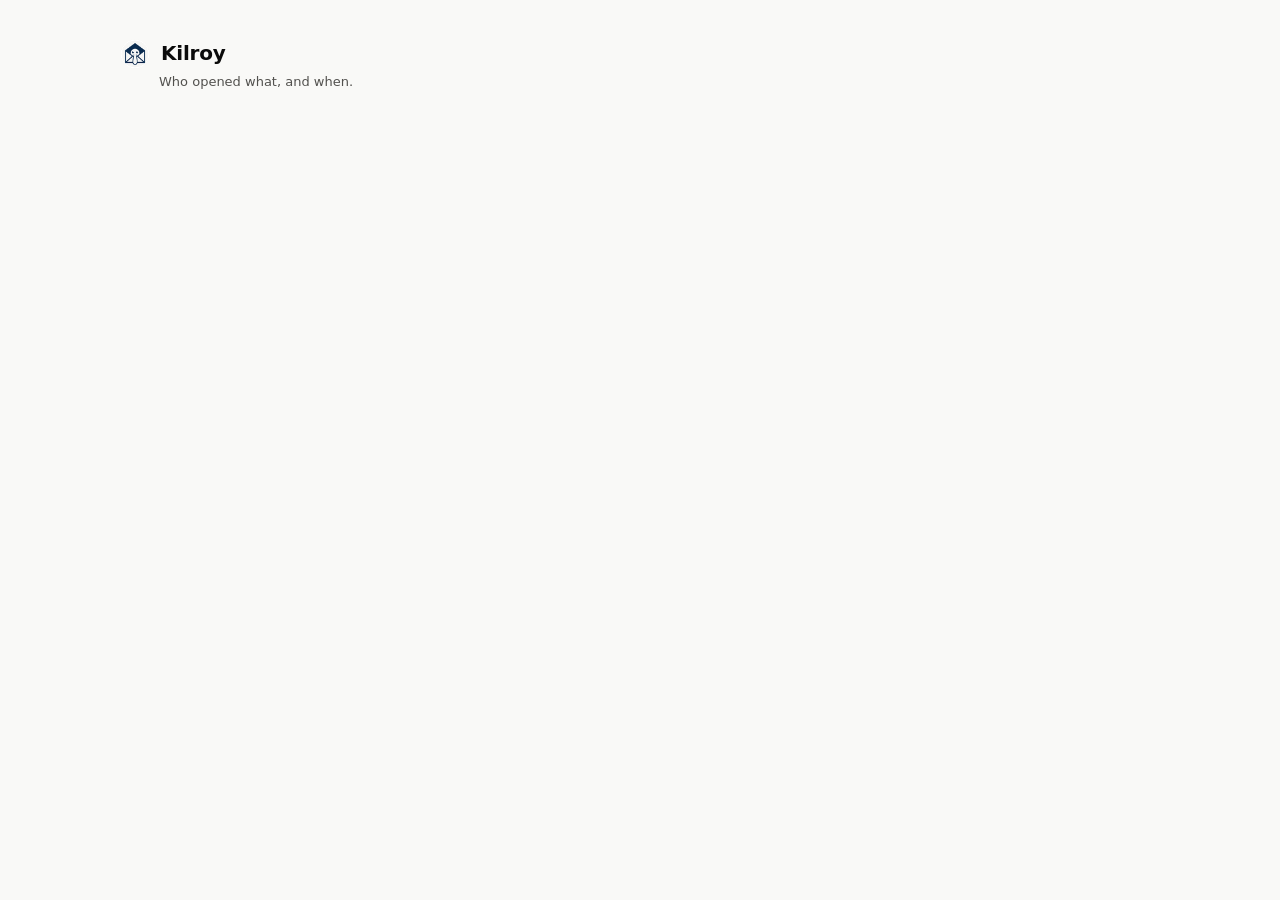
<file: extension/dashboard.html>
<!doctype html>
<html lang="en">
<head>
<meta charset="utf-8">
<meta name="viewport" content="width=device-width, initial-scale=1">
<title>Kilroy</title>
<style>
  /* Same palette roles as the popup, so the two read as one product. */
  :root {
    color-scheme: light;
    --page: #f9f9f7; --surface: #fcfcfb; --text: #0b0b0b; --text-2: #52514e;
    --muted: #898781; --grid: #e1e0d9; --axis: #c3c2b7; --series: #2a78d6;
    --border: rgba(11,11,11,0.10); --good: #0ca30c; --warning: #fab219;
    --critical: #d03b3b; --wash: rgba(42,120,214,0.08);
  }
  @media (prefers-color-scheme: dark) {
    :root {
      color-scheme: dark;
      --page: #0d0d0d; --surface: #1a1a19; --text: #ffffff; --text-2: #c3c2b7;
      --muted: #898781; --grid: #2c2c2a; --axis: #383835; --series: #3987e5;
      --border: rgba(255,255,255,0.10); --good: #0ca30c; --warning: #fab219;
      --critical: #d03b3b; --wash: rgba(57,135,229,0.12);
    }
  }

  * { box-sizing: border-box; }
  body {
    margin: 0; background: var(--page); color: var(--text);
    font: 14px/1.55 system-ui, -apple-system, "Segoe UI", sans-serif;
  }
  .wrap { max-width: 1080px; margin: 0 auto; padding: 38px 20px 80px; }

  .brand { display: flex; align-items: center; gap: 11px; margin-bottom: 3px; }
  .mark { width: 30px; height: 30px; display: block; }
  h1 { font-size: 20px; margin: 0; font-weight: 600; letter-spacing: -.01em; }
  .sub { color: var(--text-2); margin: 0 0 24px 39px; font-size: 13px; }

  .card { background: var(--surface); border: 1px solid var(--border);
          border-radius: 12px; padding: 20px; }
  button {
    padding: 8px 15px; border: 0; border-radius: 6px; background: var(--series);
    color: #fff; font: inherit; font-size: 13px; font-weight: 500; cursor: pointer;
  }
  button.ghost { background: transparent; color: var(--series); border: 1px solid var(--border); }

  .filters { display: flex; gap: 8px; align-items: center; margin-bottom: 18px; flex-wrap: wrap; }
  .seg { display: flex; border: 1px solid var(--border); border-radius: 7px; overflow: hidden; }
  .seg button {
    background: var(--surface); color: var(--text-2); border-radius: 0;
    border-right: 1px solid var(--border); font-weight: 400;
  }
  .seg button:last-child { border-right: 0; }
  .seg button[aria-pressed="true"] { background: var(--wash); color: var(--series); font-weight: 500; }
  .spacer { flex: 1; }
  .who { color: var(--muted); font-size: 12.5px; }

  .tiles { display: grid; grid-template-columns: repeat(auto-fit, minmax(150px, 1fr));
           gap: 12px; margin-bottom: 18px; }
  .tile { background: var(--surface); border: 1px solid var(--border);
          border-radius: 12px; padding: 15px 17px; }
  .tile .k { color: var(--text-2); font-size: 12px; }
  /* Proportional figures — tabular-nums makes a standalone 121 look loose. */
  .tile .v { font-size: 27px; font-weight: 600; letter-spacing: -.02em; margin-top: 2px; }

  .charts { display: grid; grid-template-columns: 1fr 1fr; gap: 14px; margin-bottom: 18px; }
  @media (max-width: 820px) { .charts { grid-template-columns: 1fr; } }
  .card h2 { font-size: 14px; margin: 0 0 1px; font-weight: 600; }
  .card .cap { color: var(--muted); font-size: 12px; margin: 0 0 14px; }
  svg { display: block; width: 100%; height: auto; overflow: visible; }
  .tick { fill: var(--muted); font-size: 10px; }
  .tick.num { font-variant-numeric: tabular-nums; }
  .barlabel { fill: var(--text-2); font-size: 10.5px; font-variant-numeric: tabular-nums; }
  .rowlabel { fill: var(--text-2); font-size: 11px; }
  .empty { color: var(--muted); font-size: 13px; padding: 26px 0; text-align: center; }

  #tip {
    position: fixed; pointer-events: none; opacity: 0; transition: opacity 90ms;
    background: var(--surface); border: 1px solid var(--border); border-radius: 7px;
    padding: 7px 10px; font-size: 12px; line-height: 1.45; z-index: 20;
    box-shadow: 0 3px 14px rgba(0,0,0,.14); max-width: 260px;
  }
  #tip b { font-weight: 600; }
  #tip .n { font-variant-numeric: tabular-nums; }

  .scroll { overflow-x: auto; border: 1px solid var(--border);
            border-radius: 12px; background: var(--surface); }
  table { width: 100%; border-collapse: collapse; min-width: 720px; }
  th, td { text-align: left; padding: 11px 15px; border-bottom: 1px solid var(--border); }
  th { font-size: 11px; text-transform: uppercase; letter-spacing: .05em;
       color: var(--muted); font-weight: 600; white-space: nowrap; }
  tbody tr.msg { cursor: pointer; }
  tbody tr.msg:hover { background: var(--wash); }
  tbody tr:last-child td { border-bottom: 0; }
  .subj { font-weight: 500; max-width: 300px; }
  .to { color: var(--text-2); font-size: 12.5px; max-width: 260px;
        overflow: hidden; text-overflow: ellipsis; white-space: nowrap; }
  .num { font-variant-numeric: tabular-nums; white-space: nowrap; }
  .when { white-space: nowrap; color: var(--text-2); font-size: 12.5px; }
  .dim { color: var(--muted); }

  .pill {
    display: inline-flex; align-items: center; gap: 5px; padding: 1px 8px;
    border-radius: 9px; font-size: 11px; font-weight: 500;
    background: var(--page); color: var(--text-2);
  }
  .pill::before { content: ""; width: 6px; height: 6px; border-radius: 50%; background: currentColor; }
  .pill.open { color: var(--good); }
  .pill.prefetch { color: var(--warning); }
  .pill.self, .pill.dup { color: var(--muted); }

  .detail { background: var(--page); }
  .detail td { padding: 0; }
  .detail .inner { padding: 14px 18px; }
  .detail h3 { font-size: 12px; text-transform: uppercase; letter-spacing: .05em;
               color: var(--muted); margin: 0 0 9px; font-weight: 600; }
  .detail-head { display: flex; align-items: baseline; gap: 12px; margin-bottom: 4px; }
  .detail-head h3 { margin: 0; }
  .linkish {
    background: none; border: 0; padding: 0; margin: 0; color: var(--series);
    font: inherit; font-size: 12px; cursor: pointer; text-align: left;
  }
  .linkish:hover { text-decoration: underline; }
  .linkish:disabled { color: var(--muted); cursor: default; text-decoration: none; }

  details.ev { padding: 0; border-bottom: 1px solid var(--border); }
  details.ev:last-child { border-bottom: 0; }
  .ev-head {
    display: flex; align-items: center; gap: 10px; flex-wrap: wrap;
    padding: 9px 0; cursor: pointer; list-style: none;
  }
  .ev-head::-webkit-details-marker { display: none; }
  /* Own chevron, so the row reads as one clickable line rather than a widget. */
  .ev-head::after {
    content: "›"; margin-left: auto; color: var(--muted); font-size: 15px;
    transform: rotate(90deg); transition: transform 110ms ease;
  }
  details.ev[open] > .ev-head::after { transform: rotate(270deg); }
  .ev-head:hover { color: var(--text); }
  .ev-head .src { color: var(--muted); font-size: 12px; }
  details.ev[open] > .ev-meta { padding-bottom: 12px; }
  .ev-head .t { font-variant-numeric: tabular-nums; font-size: 12.5px;
                font-weight: 500; min-width: 132px; }
  .ev-head .verdict { color: var(--text-2); font-size: 12.5px; }
  .ev-meta {
    display: grid; grid-template-columns: 96px 1fr; gap: 3px 14px;
    margin: 8px 0 0 0; font-size: 12.5px;
  }
  .ev-meta dt { color: var(--muted); }
  .ev-meta dd { margin: 0; color: var(--text-2); }
  .ev-meta dd .hint { display: block; color: var(--muted); font-size: 12px; margin-top: 1px; }
  .ev-meta dd .ua {
    font-family: ui-monospace, Menlo, Consolas, monospace; font-size: 11.5px;
    color: var(--muted); word-break: break-all;
  }
  .note { color: var(--muted); font-size: 12.5px; margin-top: 20px; }
  code { font-family: ui-monospace, Menlo, Consolas, monospace; font-size: 12px; }

  .gate { max-width: 440px; }
  .gate p { margin: 0 0 14px; color: var(--text-2); font-size: 13px; }
</style>
</head>
<body>
<div class="wrap">
  <div class="brand"><img class="mark" src="icons/icon48.png" alt="Kilroy"><h1>Kilroy</h1></div>
  <p class="sub">Who opened what, and when.</p>

  <div class="card gate" id="gate" hidden>
    <p id="gateMsg"></p>
    <button id="gateAction">Open settings</button>
  </div>

  <div id="app" hidden>
    <div class="filters">
      <div class="seg" id="range">
        <button data-days="7">7 days</button>
        <button data-days="30" aria-pressed="true">30 days</button>
        <button data-days="90">90 days</button>
        <button data-days="0">All</button>
      </div>
      <span class="spacer"></span>
      <span class="who" id="who"></span>
      <button class="ghost" id="refresh">Refresh</button>
    </div>

    <div class="tiles" id="tiles"></div>

    <div class="charts">
      <div class="card">
        <h2>Opens per day</h2>
        <p class="cap">Confirmed opens only — machine fetches excluded.</p>
        <div id="chartTime"></div>
      </div>
      <div class="card">
        <h2>Opens by recipient</h2>
        <p class="cap">Across every tracked message in range.</p>
        <div id="chartWho"></div>
      </div>
    </div>

    <div class="scroll">
      <table>
        <thead>
          <tr>
            <th>Subject</th><th>To</th><th class="num">Opens</th>
            <th>First open</th><th>Last open</th><th class="num">Clicks</th><th>Sent</th>
          </tr>
        </thead>
        <tbody id="rows"></tbody>
      </table>
    </div>

    <p class="note">
      Click any row to see every fetch recorded for it, and why each was counted or
      discounted. An open is an image being loaded, which is not the same as someone
      reading — <code>docs/ACCURACY.md</code> covers what each number can support.
    </p>
  </div>
</div>

<div id="tip"></div>
<script type="module" src="src/dashboard.js"></script>
</body>
</html>
</file>
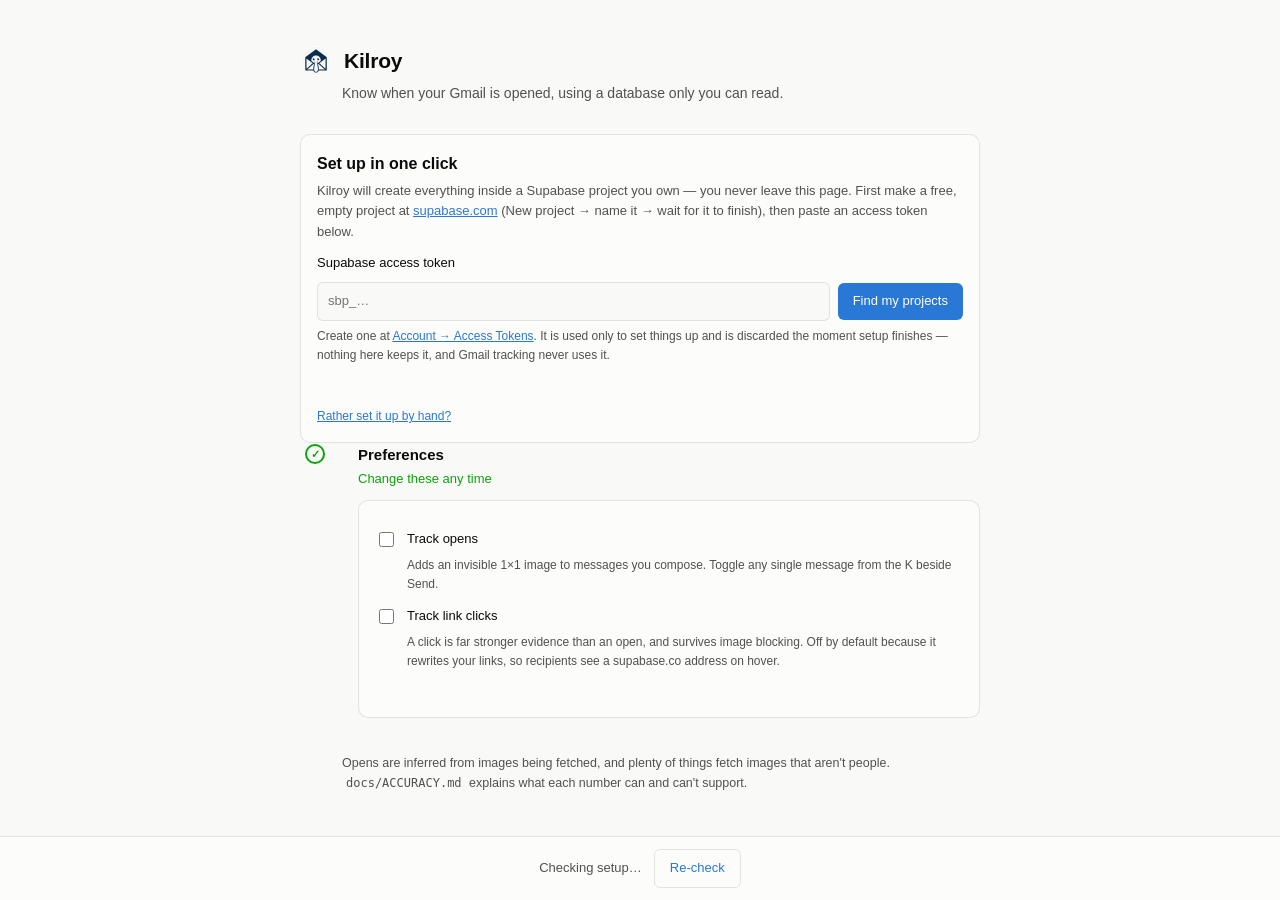
<file: extension/options.html>
<!doctype html>
<html lang="en">
<head>
<meta charset="utf-8">
<title>Kilroy setup</title>
<style>
  /* Same palette roles and values as the popup and dashboard, so the three
     pages read as one product rather than three. */
  :root {
    color-scheme: light;
    --page: #f9f9f7; --surface: #fcfcfb; --text: #0b0b0b; --text-2: #52514e;
    --muted: #898781; --border: rgba(11,11,11,0.10); --series: #2a78d6;
    --good: #0ca30c; --critical: #d03b3b; --warning: #fab219;
  }
  @media (prefers-color-scheme: dark) {
    :root {
      color-scheme: dark;
      --page: #0d0d0d; --surface: #1a1a19; --text: #ffffff; --text-2: #c3c2b7;
      --muted: #898781; --border: rgba(255,255,255,0.10); --series: #3987e5;
      --good: #0ca30c; --critical: #d03b3b; --warning: #fab219;
    }
  }
  * { box-sizing: border-box; }
  body {
    margin: 0; padding: 44px 24px 90px; background: var(--page); color: var(--text);
    font: 14px/1.6 -apple-system, "Segoe UI", Roboto, Arial, sans-serif;
  }
  main { max-width: 680px; margin: 0 auto; }

  .head { display: flex; align-items: center; gap: 12px; margin-bottom: 4px; }
  .mark { width: 32px; height: 32px; display: block; }
  h1 { font-size: 21px; margin: 0; font-weight: 600; letter-spacing: -.01em; }
  .lede { color: var(--text-2); margin: 0 0 30px 42px; }

  .step {
    position: relative; padding: 0 0 22px 42px; border-left: 2px solid var(--border);
    margin-left: 14px;
  }
  .step:last-of-type { border-left-color: transparent; }
  .dot {
    position: absolute; left: -11px; top: 1px; width: 20px; height: 20px;
    border-radius: 50%; border: 2px solid var(--border); background: var(--page);
    display: grid; place-items: center; font-size: 11px; font-weight: 700;
    color: var(--text-2);
  }
  .step[data-state="ok"]   .dot { border-color: var(--good);  color: var(--good);  }
  .step[data-state="bad"]  .dot { border-color: var(--critical); color: var(--critical); }
  .step[data-state="busy"] .dot { border-color: var(--series); color: var(--series); }
  .step[data-state="wait"] .dot { opacity: .45; }

  .step h2 { font-size: 15px; margin: 0 0 2px; font-weight: 600; }
  .status { margin: 0 0 10px; font-size: 13px; color: var(--text-2); }
  .step[data-state="ok"]  .status { color: var(--good); }
  .step[data-state="bad"] .status { color: var(--critical); }
  .step[data-state="wait"] .status { color: var(--text-2); }
  .step[data-state="wait"] .body { opacity: .5; }

  .body { background: var(--surface); border: 1px solid var(--border);
          border-radius: 10px; padding: 16px; margin-top: 10px; }

  label { display: block; font-weight: 500; margin: 10px 0 4px; font-size: 13px; }
  label:first-child { margin-top: 0; }
  input[type=text], input[type=email], input[type=password] {
    width: 100%; padding: 8px 10px; border: 1px solid var(--border); border-radius: 6px;
    background: var(--page); color: var(--text); font: inherit; font-size: 13px;
  }
  input:focus { outline: 2px solid var(--series); outline-offset: -1px; }
  small { display: block; color: var(--text-2); font-size: 12px; margin-top: 6px; }

  button {
    padding: 8px 15px; border: 0; border-radius: 6px; background: var(--series);
    color: #fff; font: inherit; font-size: 13px; font-weight: 500; cursor: pointer;
  }
  @media (prefers-color-scheme: dark) { button { color: #202124; } }
  button.ghost { background: transparent; color: var(--series); border: 1px solid var(--border); }
  button:disabled { opacity: .5; cursor: default; }
  .actions { display: flex; gap: 8px; align-items: center; margin-top: 14px; flex-wrap: wrap; }

  .copyrow { display: flex; gap: 8px; align-items: center; margin-top: 8px; }
  code.url {
    flex: 1; background: var(--page); border: 1px solid var(--border); border-radius: 6px;
    padding: 7px 10px; font-family: ui-monospace, Menlo, Consolas, monospace;
    font-size: 12px; overflow-x: auto; white-space: nowrap;
  }
  code { font-family: ui-monospace, Menlo, Consolas, monospace; font-size: 12px;
         background: var(--page); padding: 1px 4px; border-radius: 3px; }

  ol.mini { margin: 8px 0 0; padding-left: 18px; font-size: 13px; color: var(--text-2); }
  ol.mini li { margin-bottom: 5px; }
  a { color: var(--series); }

  .toggle { display: flex; gap: 10px; align-items: flex-start; margin: 12px 0; }
  .toggle input { margin-top: 3px; width: 15px; height: 15px; flex: none; }
  .toggle b { font-weight: 500; font-size: 13px; }

  .msg { font-size: 13px; margin-top: 10px; min-height: 18px; }
  .msg.bad { color: var(--critical); }
  .msg.ok  { color: var(--good); }

  .bar {
    position: fixed; left: 0; right: 0; bottom: 0; background: var(--surface);
    border-top: 1px solid var(--border); padding: 12px 24px;
    display: flex; justify-content: center; gap: 12px; align-items: center;
  }
  .bar .summary { font-size: 13px; color: var(--text-2); }
</style>
</head>
<body>
<main>
  <div class="head"><img class="mark" src="icons/icon48.png" alt="Kilroy"><h1>Kilroy</h1></div>
  <p class="lede">Know when your Gmail is opened, using a database only you can read.</p>

  <!-- Express setup -->
  <section class="express" id="express">
    <div class="body">
      <h2 style="margin:0 0 4px;font-size:16px;">Set up in one click</h2>
      <p style="margin:0;font-size:13px;color:var(--text-2)">
        Kilroy will create everything inside a Supabase project you own — you never
        leave this page. First make a free, empty project at
        <a href="https://supabase.com/dashboard/projects" target="_blank" rel="noopener">supabase.com</a>
        (New project → name it → wait for it to finish), then paste an access token below.
      </p>

      <label for="mgmtToken">Supabase access token</label>
      <div class="copyrow">
        <input id="mgmtToken" type="password" spellcheck="false" autocomplete="off"
               placeholder="sbp_…" style="flex:1">
        <button id="findProjects">Find my projects</button>
      </div>
      <small>
        Create one at
        <a href="https://supabase.com/dashboard/account/tokens" target="_blank" rel="noopener">Account → Access Tokens</a>.
        It is used only to set things up and is discarded the moment setup finishes —
        nothing here keeps it, and Gmail tracking never uses it.
      </small>

      <div id="projectPickWrap" hidden>
        <label for="projectPick">Which project?</label>
        <select id="projectPick" style="width:100%;padding:8px 10px;border:1px solid var(--border);border-radius:6px;background:var(--page);color:var(--text);font:inherit;font-size:13px"></select>
        <div class="actions">
          <button id="provision">Set up Kilroy here</button>
        </div>
        <small>Runs the database setup and deploys the two endpoints. Takes under a minute.</small>
      </div>

      <ol class="mini" id="provStatus" hidden style="margin-top:12px"></ol>

      <div id="expLogin" hidden>
        <p style="margin:14px 0 0;font-size:13px;font-weight:500">Almost done — create your Kilroy login.</p>
        <label for="expEmail">Email</label>
        <input id="expEmail" type="email" autocomplete="username">
        <label for="expPass">Password</label>
        <input id="expPass" type="password" autocomplete="new-password">
        <div class="actions">
          <button id="expCreate">Create login &amp; finish</button>
        </div>
        <small>
          This is a login for Kilroy's own database, not your Google or Supabase account.
          Use the same email on another computer to see the same data.
        </small>
      </div>

      <div class="msg" id="expMsg"></div>

      <p style="margin:14px 0 0;font-size:12px">
        <a href="#" id="showManual">Rather set it up by hand?</a>
      </p>
    </div>
  </section>

  <div id="manualWrap" hidden>

  <!-- 1 -->
  <section class="step" id="step-project" data-state="busy">
    <div class="dot">1</div>
    <h2>Connect your Supabase project</h2>
    <p class="status" data-status>Checking…</p>
    <div class="body">
      <p id="bundledNote" hidden style="margin:0 0 4px;font-size:13px;">
        Using the project bundled with this copy of the extension
        (<code id="bundledUrl">…</code>). Nothing to fill in.
      </p>
      <details id="projectForm">
        <summary style="cursor:pointer;font-size:13px;color:var(--text-2);">
          Point Kilroy at a different project
        </summary>
        <label for="url">Project URL</label>
        <input id="url" type="text" spellcheck="false" autocomplete="off"
               placeholder="https://xxxxxxxx.supabase.co">
        <label for="anon">Publishable (anon) key</label>
        <input id="anon" type="text" spellcheck="false" autocomplete="off" placeholder="sb_publishable_…">
        <small>
          Both live under <em>Project Settings → API</em>. Use the <strong>copy button</strong> beside
          the key — selecting the text copies a shortened preview that won't work.
          Never paste a <code>secret</code> or <code>service_role</code> key here; those bypass
          row-level security and Kilroy will refuse them.
        </small>
        <div class="actions">
          <button id="saveProject">Save and check</button>
          <button class="ghost" id="useBundled" hidden>Back to the bundled project</button>
        </div>
      </details>
      <div class="msg" id="projectMsg"></div>
    </div>
  </section>

  <!-- 2 -->
  <section class="step" id="step-schema" data-state="busy">
    <div class="dot">2</div>
    <h2>Create the database tables</h2>
    <p class="status" data-status>Checking…</p>
    <div class="body" id="schemaHelp">
      <ol class="mini">
        <li>Open your project's <strong>SQL Editor</strong> → New query.</li>
        <li>Paste the whole of <code>supabase/migrations/0001_init.sql</code> from the repo.</li>
        <li>Run it, then press Re-check below.</li>
      </ol>
      <small>This creates the tables, row-level security policies and the functions the endpoints call.</small>
    </div>
  </section>

  <!-- 3 -->
  <section class="step" id="step-functions" data-state="busy">
    <div class="dot">3</div>
    <h2>Deploy the tracking endpoints</h2>
    <p class="status" data-status>Checking…</p>
    <div class="body" id="functionsHelp">
      <p style="margin:0 0 8px;font-size:13px;">From the repo root, with the Supabase CLI:</p>
      <code class="url" style="display:block;white-space:pre">supabase functions deploy px --no-verify-jwt
supabase functions deploy r  --no-verify-jwt</code>
      <small>
        <strong><code>--no-verify-jwt</code> is not optional.</strong> Mail clients fetching your
        pixel never carry a login token; if the gateway insists on one, no open is ever recorded
        and nothing visibly breaks.
      </small>
    </div>
  </section>

  <!-- 4 -->
  <section class="step" id="step-redirect" data-state="busy">
    <div class="dot">4</div>
    <h2>Let this extension sign you in</h2>
    <p class="status" data-status>One-time setup in Supabase</p>
    <div class="body">
      <p style="margin:0;font-size:13px;">Add this exact URL to your project's allowed redirects:</p>
      <div class="copyrow">
        <code class="url" id="redirectUrl">…</code>
        <button class="ghost" id="copyRedirect">Copy</button>
      </div>
      <ol class="mini">
        <li><strong>Authentication → URL Configuration → Redirect URLs</strong>, paste, save.</li>
        <li><strong>Authentication → Providers → Google</strong>, enable it, and paste the
            client ID and secret from a Google Cloud OAuth client.</li>
        <li>In Google Cloud, that client's authorised redirect URI is
            <code id="callbackUrl">https://&lt;project&gt;.supabase.co/auth/v1/callback</code>.</li>
      </ol>
      <small>
        Add the exact URL shown above — this page fills in the right one for this
        install. Installed from the Chrome Web Store, an extension's identity is the
        same for every user, so you whitelist it once and every sign-in works against it.
      </small>
      <small>
        Loading the source unpacked instead? The repo pins that identity across your own
        machines with a <code>key</code> field in <code>manifest.json</code>. A packaged
        build drops it — the store assigns its own — so an unpacked copy of a package
        shows a throwaway per-machine ID. Fine for local testing; whitelist whatever it
        shows. For anyone else, it is the store's URL that counts.
      </small>
    </div>
  </section>

  <!-- 5 -->
  <section class="step" id="step-auth" data-state="busy">
    <div class="dot">5</div>
    <h2>Sign in</h2>
    <p class="status" data-status>Checking…</p>
    <div class="body">
      <div id="signedOut">
        <button id="google">Sign in with Google</button>
        <small>Uses the Google account you already have — no new password to invent or lose.</small>
        <details style="margin-top:14px;">
          <summary style="cursor:pointer;font-size:13px;color:var(--text-2);">
            Use an email and password instead
          </summary>
          <label for="email">Email</label>
          <input id="email" type="email" autocomplete="username">
          <label for="password">Password</label>
          <input id="password" type="password" autocomplete="current-password">
          <small>A user you created under Authentication → Users.</small>
          <div class="actions"><button class="ghost" id="signIn">Sign in</button></div>
        </details>
      </div>
      <div id="signedIn" hidden>
        <p style="margin:0;font-size:13px;">Signed in as <strong id="who"></strong></p>
        <div class="actions"><button class="ghost" id="signOut">Sign out</button></div>
      </div>
      <div class="msg" id="authMsg"></div>
    </div>
  </section>

  </div><!-- /manualWrap -->

  <!-- Preferences: always available, not part of the numbered setup flow -->
  <section class="step" id="step-prefs" data-state="ok">
    <div class="dot">✓</div>
    <h2>Preferences</h2>
    <p class="status" data-status>Change these any time</p>
    <div class="body">
      <div class="toggle">
        <input id="trackPixel" type="checkbox">
        <label for="trackPixel" style="margin:0">
          <b>Track opens</b>
          <small>Adds an invisible 1×1 image to messages you compose. Toggle any single
          message from the K beside Send.</small>
        </label>
      </div>
      <div class="toggle">
        <input id="trackLinks" type="checkbox">
        <label for="trackLinks" style="margin:0">
          <b>Track link clicks</b>
          <small>A click is far stronger evidence than an open, and survives image blocking.
          Off by default because it rewrites your links, so recipients see a supabase.co
          address on hover.</small>
        </label>
      </div>
      <div class="msg" id="prefsMsg"></div>
    </div>
  </section>

  <p style="color:var(--text-2);font-size:12.5px;margin-left:42px;">
    Opens are inferred from images being fetched, and plenty of things fetch images that
    aren't people. <code>docs/ACCURACY.md</code> explains what each number can and can't
    support.
  </p>
</main>

<div class="bar">
  <span class="summary" id="summary">Checking setup…</span>
  <button class="ghost" id="recheck">Re-check</button>
</div>

<script type="module" src="src/options.js"></script>
</body>
</html>
</file>
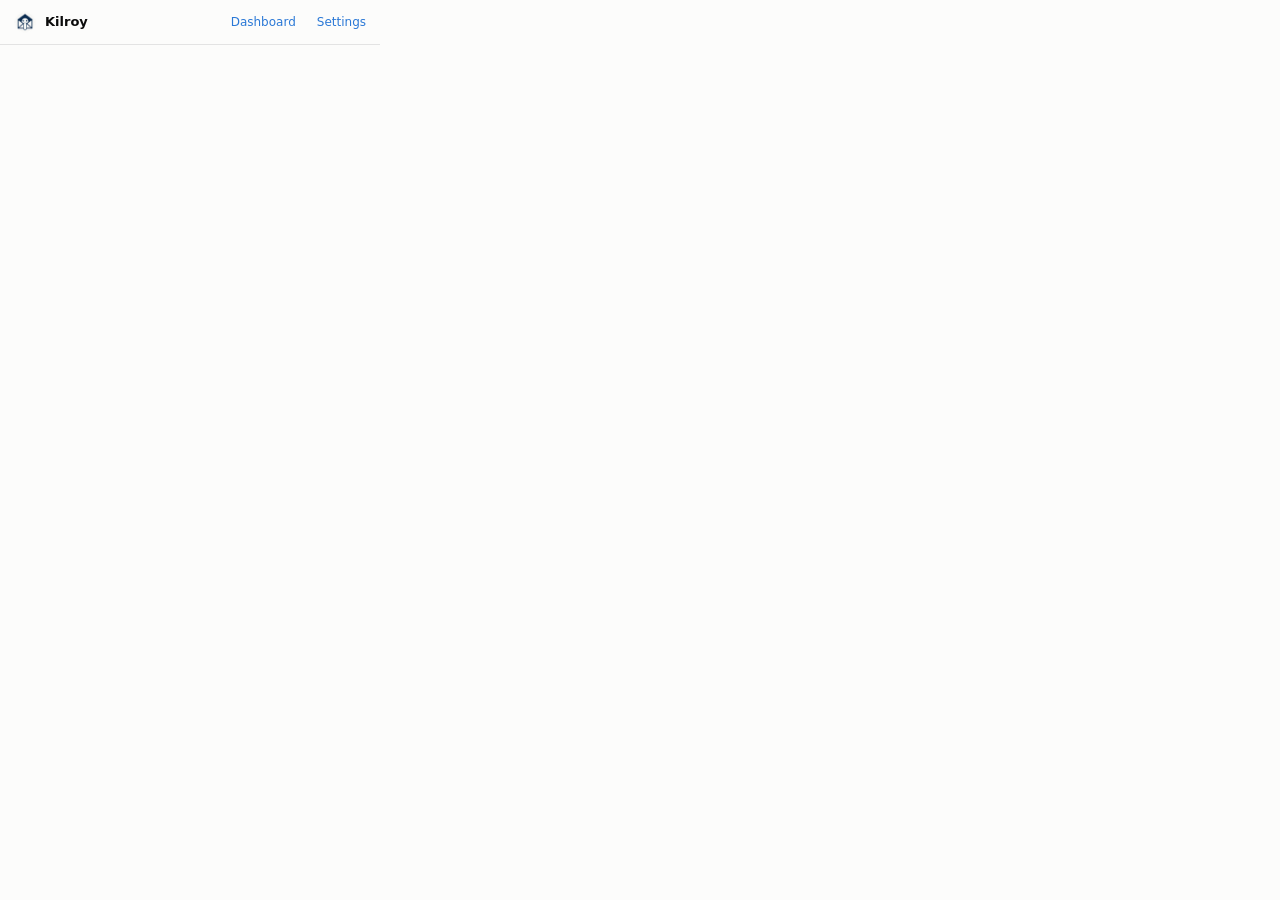
<file: extension/popup.html>
<!doctype html>
<html lang="en">
<head>
<meta charset="utf-8">
<title>Kilroy</title>
<style>
  :root {
    color-scheme: light;
    --page: #f9f9f7; --surface: #fcfcfb; --text: #0b0b0b; --text-2: #52514e;
    --muted: #898781; --border: rgba(11,11,11,0.10); --series: #2a78d6;
    --good: #0ca30c; --warning: #fab219; --wash: rgba(42,120,214,0.08);
  }
  @media (prefers-color-scheme: dark) {
    :root {
      color-scheme: dark;
      --page: #0d0d0d; --surface: #1a1a19; --text: #ffffff; --text-2: #c3c2b7;
      --muted: #898781; --border: rgba(255,255,255,0.10); --series: #3987e5;
      --good: #0ca30c; --warning: #fab219; --wash: rgba(57,135,229,0.12);
    }
  }
  * { box-sizing: border-box; }
  body {
    margin: 0; width: 380px; background: var(--surface); color: var(--text);
    font: 13px/1.5 system-ui, -apple-system, "Segoe UI", sans-serif;
  }

  header {
    display: flex; align-items: center; gap: 9px; padding: 11px 14px;
    border-bottom: 1px solid var(--border); position: sticky; top: 0;
    background: var(--surface); z-index: 2;
  }
  .mark { width: 22px; height: 22px; display: block; flex: none; }
  header b { font-size: 13px; font-weight: 600; }
  header .sp { flex: 1; }
  header a { color: var(--series); text-decoration: none; font-size: 12px; }
  header a:hover { text-decoration: underline; }
  header a + a { margin-left: 12px; }

  .search { padding: 9px 14px; border-bottom: 1px solid var(--border); }
  .search input {
    width: 100%; padding: 6px 9px; border: 1px solid var(--border); border-radius: 6px;
    background: var(--page); color: var(--text); font: inherit; font-size: 12.5px;
  }
  .search input:focus { outline: 2px solid var(--series); outline-offset: -1px; }

  .list { max-height: 400px; overflow-y: auto; }
  .row { padding: 10px 14px; border-bottom: 1px solid var(--border); cursor: pointer; }
  .row:last-child { border-bottom: 0; }
  .row:hover { background: var(--wash); }
  .row[data-nothread="true"] { cursor: default; }

  .subject {
    font-weight: 500; white-space: nowrap; overflow: hidden;
    text-overflow: ellipsis; margin-bottom: 1px;
  }
  .to {
    color: var(--text-2); font-size: 12px; white-space: nowrap;
    overflow: hidden; text-overflow: ellipsis;
  }
  .meta { display: flex; gap: 8px; align-items: center; margin-top: 5px; flex-wrap: wrap; }
  .pill {
    display: inline-flex; align-items: center; gap: 5px; padding: 0 7px;
    border-radius: 9px; font-size: 11px; font-weight: 500; height: 17px;
    background: var(--page); color: var(--muted);
  }
  .pill::before { content: ""; width: 5px; height: 5px; border-radius: 50%; background: currentColor; }
  .pill.open { color: var(--good); }
  .pill.machine { color: var(--warning); }
  .when { color: var(--muted); font-size: 11.5px; }

  .empty { padding: 30px 22px; text-align: center; color: var(--muted); font-size: 12.5px; }
  .empty b { display: block; color: var(--text); font-weight: 500; margin-bottom: 4px; font-size: 13px; }
  .empty button {
    margin-top: 12px; padding: 6px 13px; border: 0; border-radius: 6px;
    background: var(--series); color: #fff; font: inherit; font-size: 12.5px;
    font-weight: 500; cursor: pointer;
  }
</style>
</head>
<body>
  <header>
    <img class="mark" src="icons/icon48.png" alt="Kilroy">
    <b>Kilroy</b>
    <span class="sp"></span>
    <a href="#" id="dash">Dashboard</a>
    <a href="#" id="settings">Settings</a>
  </header>
  <div class="search" id="searchWrap" hidden>
    <input id="q" type="search" placeholder="Filter by subject or recipient" autocomplete="off">
  </div>
  <div class="list" id="list"></div>
<script type="module" src="src/popup.js"></script>
</body>
</html>
</file>
